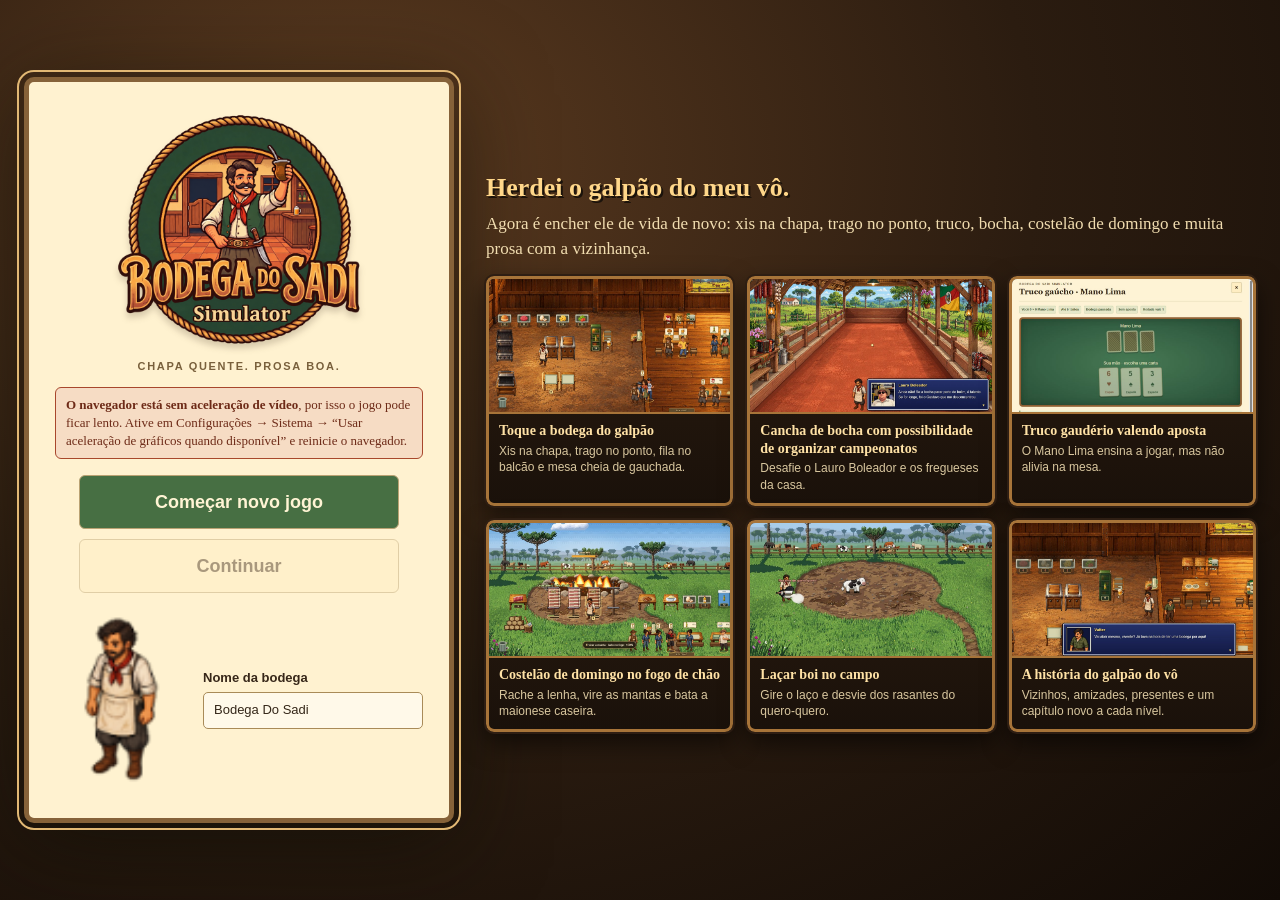
<file: index.html>
<!DOCTYPE html>
<html lang="pt-BR">
<head>
  <meta charset="utf-8">
  <meta name="viewport" content="width=device-width,initial-scale=1">
  <meta name="theme-color" content="#2c1a10">
  <title>Bodega Do Sadi Simulator</title>
  <link rel="icon" type="image/png" href="assets/images/favicon.png">
  <link rel="stylesheet" href="css/style.css">
</head>
<body>

  <header class="hud"><div class="brand" aria-label="Bodega Do Sadi Simulator"><img id="brandLogo" src="assets/images/logo.png" width="44" height="44" alt=""><div><b id="bodegaBrand">Bodega Do Sadi</b><small>Simulator</small></div></div><div class="hud-stats"><div class="stat"><i>●</i><span id="cash">R$ 248</span><small id="paymentFeedback" role="status"></small></div><div class="stat"><i>◷</i><span id="clock">13:00</span><small id="clockLeft"></small></div><button id="farmStatus" class="farm-status hidden" type="button" data-act="bag" aria-label="Horta, curral e inventário"></button><div class="stat level-stat" title="Nível da bodega: sobe com atendimentos, lucro, jogos e conquistas"><i>★</i><span id="level">Nv 1</span><small id="levelName">Bodega de esquina</small><span class="level-bar"><span id="levelBar"></span></span></div><div class="stat"><i>♥</i><span id="reputation">60</span><small>reputação</small></div></div><div class="hud-tools"><div class="view-controls" aria-label="Tamanho da visualização"><button data-act="zoomOut" aria-label="Diminuir zoom" title="Diminuir zoom">−</button><span id="viewZoom">100%</span><button data-act="zoomIn" aria-label="Aumentar zoom" title="Aumentar zoom">+</button></div><button data-act="full" aria-label="Tela cheia" title="Tela cheia">⛶</button><button data-act="sound" id="soundButton" aria-label="Ligar som">♫</button><button data-act="help" aria-label="Como jogar">?</button><button data-act="pause" aria-label="Pausar">Ⅱ</button></div></header>
<main class="viewport"><section class="playfield"><div id="hudLayer" class="hud-layer"><div class="coach-stack"><div id="tutorialHint" class="tutorial-hint"></div></div><div class="action-hint" id="hint"></div><button id="slingButton" class="sling-button hidden" type="button">Bodoque</button><div id="hortaBar" class="horta-bar hidden" role="toolbar" aria-label="Ferramentas da horta"></div><button id="canchaExitButton" class="sling-button cancha-exit hidden" type="button" data-act="canchaExit">Sair para o pátio</button><section id="fightUI" class="fight-ui hidden"><b id="fightTitle"></b><p id="fightTime"></p><div id="fightSequence"></div><p>Acerte a sequência para acalmar a turma.</p><div class="fight-buttons"><button data-act="fightKey" data-id="w">W ↑</button><button data-act="fightKey" data-id="a">A ←</button><button data-act="fightKey" data-id="s">S ↓</button><button data-act="fightKey" data-id="d">D →</button></div><button class="small" data-act="fightClose">Voltar à bodega · o tempo continua</button></section><div class="weigh-ui hidden" id="weighUI"><b id="weighTitle">Balança da bodega</b><div id="weightTarget"></div><strong id="weightReadout">0 g</strong><div class="pour-track"><div id="weightBand"></div><div class="pour-fill" id="weightFill"></div></div><p id="weightStatus"></p><button id="weightHold" class="primary">Segurar para pesar · E</button><div class="row"><button data-act="weighRetry">Aperte E para recomeçar</button><button data-act="weighCancel">Devolver produto</button></div></div><div class="pour-ui chop-ui hidden" id="chopUI"><b id="chopTitle">Rachando lenha</b><div class="pour-track"><div class="pour-target" style="left:62%;width:22%"></div><div class="pour-fill" id="chopFill"></div></div><small>Segure E e solte na faixa verde · 3 golpes.</small></div><div class="mix-ui hidden" id="mixUI"><b>Batendo a maionese</b><div class="pour-track"><div class="pour-fill" id="mixFill"></div></div><p id="mixStatus"></p><div class="fight-buttons"><button data-act="mixKey" data-id="a">A</button><button data-act="mixKey" data-id="d">D</button></div><button class="small" data-act="mixCancel">Parar · ovo e óleo ficam na tigela</button></div><div class="pour-ui hidden" id="pourUI"><b>No ponto do copo</b><div class="pour-track"><div class="pour-target"></div><div class="pour-fill" id="pourFill"></div></div><small>Solte na faixa verde.</small><button id="pourButton">Segurar para encher</button></div></div><section id="worldTalkUI" class="rpg-box hidden" data-act="worldTalkNext" aria-live="polite"><div id="worldTalkPortrait" class="rpg-portrait"></div><div class="rpg-text"><b id="worldTalkName"></b><p id="worldTalkPlayer" class="rpg-player"></p><p id="worldTalkReply" class="rpg-reply"></p></div><span class="rpg-next" aria-hidden="true">▼</span></section><section id="sceneTalkUI" class="rpg-box hidden" data-act="sceneNext" aria-live="polite"><div id="sceneTalkPortrait" class="rpg-portrait"></div><div class="rpg-text"><b id="sceneTalkName"></b><p id="sceneTalkPlayer" class="rpg-player"></p><p id="sceneTalkReply" class="rpg-reply"></p></div><span class="rpg-next" aria-hidden="true">▼</span></section><button id="sceneSkip" class="intro-skip hidden" data-act="sceneSkip">Pular cena ⏭</button><div id="sceneLetter" class="scene-overlay hidden" data-act="sceneNext"><div class="letter-paper"><p class="letter-text">Guri,<br>esse galpão sempre teve gente boa dentro.<br>Enche ele de vida de novo.</p><p class="letter-sign">— teu vô</p></div><small>clique para continuar</small></div><div id="scenePhoto" class="scene-overlay hidden" data-act="sceneNext"><div class="old-photo"><div class="old-photo-img"><span id="scenePhotoFace"></span></div><p>Armazém do Seu Sadi · 1968</p></div><small>clique para continuar</small></div><div id="sceneNote" class="scene-overlay hidden" data-act="sceneNext"><div class="letter-paper"><p class="letter-text" id="sceneNoteText"></p></div><small>clique para continuar</small></div><div id="sceneNews" class="scene-overlay hidden" data-act="sceneNext"><div class="news-paper"><div class="news-mast">Jornal da Comunidade</div><div class="news-meta">Edição de sexta-feira · Notícias do interior</div><h2 id="sceneNewsHead">Velho galpão vai virar bodega</h2><div class="news-body"><div class="news-photo"></div><p id="sceneNewsBody">O galpão da antiga invernada, que já foi pouso de tropeiros e sede de CTG, vai ganhar vida nova. O neto do antigo dono promete xis, trago, truco e bocha. “Vai ser lugar de prosa boa”, garante.</p></div></div><small>clique para continuar</small></div><section id="dialogueUI" class="rpg-box hidden" data-act="dialogueClick" aria-live="polite"><div id="dialoguePortrait" class="rpg-portrait"></div><div class="rpg-text"><b id="dialogueName"></b><p id="dialoguePlayer" class="rpg-player"></p><p id="dialogueReply" class="rpg-reply"></p></div><span class="rpg-next" aria-hidden="true">▼</span><button class="bubble-close" data-act="dialogueClose" aria-label="Fechar conversa">×</button></section><div id="banner" class="banner hidden" role="status" aria-live="polite"></div><div id="lassoUI" class="lasso-ui hidden"><b>Laçada de sábado</b><span id="lassoCount"></span><small id="lassoHerd"></small><small>WASD anda · segure <b>Q</b> para girar · solte em cima do boi · <b>Espaço</b> esquiva do quero-quero · <b>F</b> bodoque</small><button class="small" data-act="lassoDash"><b>Espaço</b> · Esquivar</button><button id="lassoFinish" class="primary" data-act="lassoFinish" disabled>Lace pelo menos um boi</button></div><canvas id="scene" width="1280" height="800" tabindex="0" aria-label="Bodega: cozinha à esquerda, mesas à direita e comércio perto da entrada. Ande com WASD, interaja com E, solte com Q e abra o celular com C."></canvas></section><aside id="gameSidebar" class="game-sidebar" aria-label="Controles e conversas">
<button class="top-notice" data-act="event" id="dayNotice">DIA 1</button><button class="open compact-open hidden" data-act="open" id="openButton" aria-hidden="true">Abrir bodega</button>
<div class="hands" id="hands"></div>
<div class="bottom-actions"><button id="interactButton"><span class="key">E</span>Interagir</button><button data-act="drop"><span class="key">Q</span>Soltar</button><button data-act="phone"><span class="key">C</span>Celular</button><button data-act="guide">Guia e progresso</button></div>
<button id="enterCanchaButton" class="context-button hidden" data-act="cancha"><span class="key">E</span> Entrar na cancha</button><button id="playTrucoButton" data-act="joinTruco" class="context-button hidden">Y · Jogar truco</button><button id="refuseFiadoButton" data-act="refuseFiado" class="context-button hidden">X · Recusar fiado</button><button id="dismissButton" data-act="dismissCustomer" class="context-button hidden">X · Dispensar freguês</button>
<div class="toasts" id="toasts" role="status" aria-live="polite"></div>
<div class="touch"><button data-move="ArrowLeft">←</button><button data-move="ArrowUp">↑</button><button data-move="ArrowDown">↓</button><button data-move="ArrowRight">→</button><button id="touchE" class="touch-e">E</button></div>

</aside></main><section class="phone hidden" id="phone" aria-label="Celular"><div class="phone-top"><b>Minha bodega</b><button data-act="phone" aria-label="Fechar celular">×</button></div><div class="phone-note" id="phoneNote">O expediente continua. C fecha na hora.</div><div class="phone-tabs"><button data-act="tab" data-id="supplier" class="active">Fornecedor</button><button data-act="tab" data-id="upgrades">Melhorias</button><button data-act="tab" data-id="decor">Estética</button><button data-act="tab" data-id="fiado">Fiado</button><button data-act="tab" data-id="contacts">Contatos</button></div><div class="phone-scroll" id="phoneContent"></div></section>
<section id="bocceScreen" class="bocce-screen hidden" aria-label="Cancha de bocha">
  <div class="bocce-court"><canvas id="bocceCanvas" width="1672" height="941" tabindex="0" aria-label="Cancha: A e D escolhem a posição; Espaço trava a direção e depois lança."></canvas><section id="bocceTalkUI" class="rpg-box hidden" data-act="bocceTalkClick" aria-live="polite"><div id="bocceTalkPortrait" class="rpg-portrait"></div><div class="rpg-text"><b id="bocceTalkName"></b><p id="bocceTalkPlayer" class="rpg-player"></p><p id="bocceTalkReply" class="rpg-reply"></p></div><span class="rpg-next" aria-hidden="true">▼</span></section></div>
  <aside class="bocce-sidebar">
    <div id="canchaLobby"><div class="eyebrow">Atendimento pausado</div><h1>Cancha da bodega</h1><p>Escolha uma aposta ou jogue uma partida de treino.</p><button id="bocceButton" class="primary" data-act="bocce">Jogar bocha · E</button><p id="bocceReputation"></p><button data-act="sportTournament" data-id="bocha">Organizar campeonato de bocha</button><button data-act="sportBracket">Ver chave salva</button><button data-act="learnBocce">Aprender bocha com o Lauro Boleador</button><button data-act="canchaToPatio">Sair para o pátio</button></div><div id="bocceMatchUI" class="hidden"><div class="eyebrow">Atendimento pausado</div><h1>Bocha gaúcha</h1>
    <strong id="bocceScore" class="bocce-score">0 × 0</strong>
    <p id="bocceRound"></p><p id="bocceWallet"></p><p id="bocceRemaining" class="bocce-remaining"></p>
    <h2 id="bocceStage" aria-live="polite"></h2><p id="bocceResult" role="status"></p>
    <div id="boccePowerPanel" class="hidden"><b>Força <span id="boccePowerValue">0%</span></b><div class="bocce-power-track"><div id="boccePowerFill"></div></div></div>
    <div class="bocce-move"><button data-bocce-move="a" aria-label="Mover lançador para esquerda">← A</button><span>Posição inicial</span><button data-bocce-move="d" aria-label="Mover lançador para direita">D →</button></div>
    <button id="bocceConfirm" class="primary">Travar direção · Espaço</button>
    <p class="bocce-help">A/D posiciona · Espaço trava a direção e depois a força.</p>
    <div id="bocceSocial"></div><p id="bocceMeasurements" class="bocce-help"></p><div class="bocce-actions"><button id="boccePause">Pausar</button><button id="bocceExit">Sair da partida</button></div>
  </div></aside>
</section>
<div class="overlay hidden" id="overlay"><section class="dialog" role="dialog" aria-modal="true" aria-labelledby="dialogTitle"><div class="dialog-head"><div><div class="eyebrow">Bodega Do Sadi Simulator</div><h2 id="dialogTitle"></h2></div><button class="close" data-act="close" aria-label="Fechar">×</button></div><div id="dialogContent"></div></section></div>
<div class="overlay title-screen" id="start"><div class="title-wrap"><section class="dialog landing start-menu" role="dialog" aria-modal="true" aria-labelledby="startTitle"><img id="startLogo" src="assets/images/logo.png" class="start-logo" width="360" height="360" alt="Logo Bodega Do Sadi Simulator: gaúcho erguendo uma cuia de chimarrão"><h1 id="startTitle" class="sr">Bodega Do Sadi Simulator</h1><div class="eyebrow">Chapa quente. Prosa boa.</div><p id="startupStatus" role="status" aria-live="polite">Carregando a bodega…</p><noscript><p>Ative o JavaScript no navegador para jogar.</p></noscript><nav class="main-menu" aria-label="Menu inicial"><button class="primary" data-act="new" disabled>Começar novo jogo</button><button data-act="continue" disabled id="continue">Continuar</button></nav><div class="test-modes hidden" id="testModes"><div class="main-menu"><div class="mode-row"><button data-act="test" disabled>Modo dinheiro infinito</button><button class="mode-new" data-act="testNew" data-id="infinito" disabled title="Começar um jogo novo neste modo">Novo</button></div><div class="mode-row"><button data-act="test2" disabled>Testes · sem tutorial</button><button class="mode-new" data-act="testNew" data-id="eventos" disabled title="Começar um jogo novo neste modo">Novo</button></div></div><small class="start-note">Modos de teste escolhem o evento de cada dia, com progresso separado. Sem tutorial: começa direto no jogo, com dinheiro normal.</small></div><div class="start-setup"><canvas id="avatarPreview" width="64" height="86" aria-label="Sadi, o bodegueiro"></canvas><label for="startingName">Nome da bodega<input id="startingName" maxlength="40" value="Bodega Do Sadi"></label></div></section><section class="showcase" aria-label="Conheça o jogo"><p class="showcase-intro"><b>Herdei o galpão do meu vô.</b>Agora é encher ele de vida de novo: xis na chapa, trago no ponto, truco, bocha, costelão de domingo e muita prosa com a vizinhança.</p><div class="showcase-grid" id="showcaseGrid"></div></section></div></div>

  <!-- Registra arquivos JS ausentes antes de iniciar a simulação. -->
  <script>
    window.bodegaLoadErrors = [];
    window.addEventListener('error', function (event) {
      if (event.target && event.target.tagName === 'SCRIPT') {
        window.bodegaLoadErrors.push(event.target.getAttribute('src'));
        document.getElementById('startupStatus').textContent = 'Não foi possível carregar ' + event.target.getAttribute('src') + '. Mantenha as pastas js, css e assets junto do HTML.';
      }
    }, true);
  </script>
  <!-- Scripts clássicos em ordem explícita: não exigem servidor nem bundler. -->
  <!-- 1. Configurações e Dados -->
  <script src="js/config/constants.js"></script>
  <script src="js/config/items.js"></script>
  <script src="js/config/stories.js"></script>
  <script src="js/config/characters.js"></script>
  <script src="js/config/new-characters.js"></script>
  <script src="js/config/dialogues.js"></script>
  <script src="js/config/new-dialogues.js"></script>
  <script src="js/config/world-dialogues.js"></script>

  <!-- 2. Núcleo e Utilidades -->
  <script src="js/core/helpers.js"></script>
  <script src="js/core/state.js"></script>

  <!-- 3. Áudio e Efeitos -->
  <script src="js/audio/audio.js"></script>

  <!-- 4. Entidades -->
  <script src="js/entities/player.js"></script>
  <script src="js/entities/customers.js"></script>
  <script src="js/entities/diners.js"></script>

  <!-- 5. Mecânicas de Jogo -->
  <script src="js/mechanics/kitchen.js"></script>
  <script src="js/mechanics/returns.js"></script>
  <script src="js/mechanics/service.js"></script>
  <script src="js/mechanics/card-game.js"></script>
  <script src="js/mechanics/fight.js"></script>
  <script src="js/mechanics/world.js"></script>
  <script src="js/mechanics/decor.js"></script>
  <script src="js/mechanics/progression.js"></script>
  <script src="js/mechanics/social.js"></script>
  <script src="js/mechanics/campo.js"></script>
  <script src="js/mechanics/bodoque.js"></script>
  <script src="js/mechanics/open-world.js"></script>
  <script src="js/mechanics/open-world-regions.js"></script>
  <script src="js/mechanics/open-world-interiors.js"></script>
  <script src="js/mechanics/horta.js"></script>
  <script src="js/mechanics/rural.js"></script>
  <script src="js/mechanics/bocce.js"></script>
  <script src="js/mechanics/day-progression.js"></script>
  <script src="js/mechanics/tournament.js"></script>
  <script src="js/mechanics/tutorial.js"></script>
  <script src="js/mechanics/scenes.js"></script>
  <script src="js/mechanics/arcs.js"></script>
  <script src="js/mechanics/story.js"></script>
  <script src="js/mechanics/sports.js"></script>
  <script src="js/mechanics/celebrations.js"></script>

  <!-- 6. Interface de Usuário -->
  <script src="js/ui/hud.js"></script>
  <script src="js/ui/payment-feedback.js"></script>
  <script src="js/ui/dialogue.js"></script>
  <script src="js/ui/custom-dialogues.js"></script>
  <script src="js/ui/modals.js"></script>
  <script src="js/ui/title-screen.js"></script>
  <script src="js/ui/guide.js"></script>

  <!-- 7. Renderização e Gráficos -->
  <script src="js/render/item-art.js"></script>
  <script src="js/render/sprites.js"></script>
  <script src="js/render/renderer.js"></script>
  <script src="js/render/animations.js"></script>
  <script src="js/render/order-bubbles.js"></script>

  <!-- 8. Entrada e Loop Principal -->
  <script src="js/render/view-controls.js"></script>
  <script src="js/core/input.js"></script>
  <script src="js/core/game.js"></script>
  <!-- Inicializa estado, imagens e loop somente depois de todas as definições. -->
  <script src="js/core/bootstrap.js"></script>
</body>
</html>
</file>
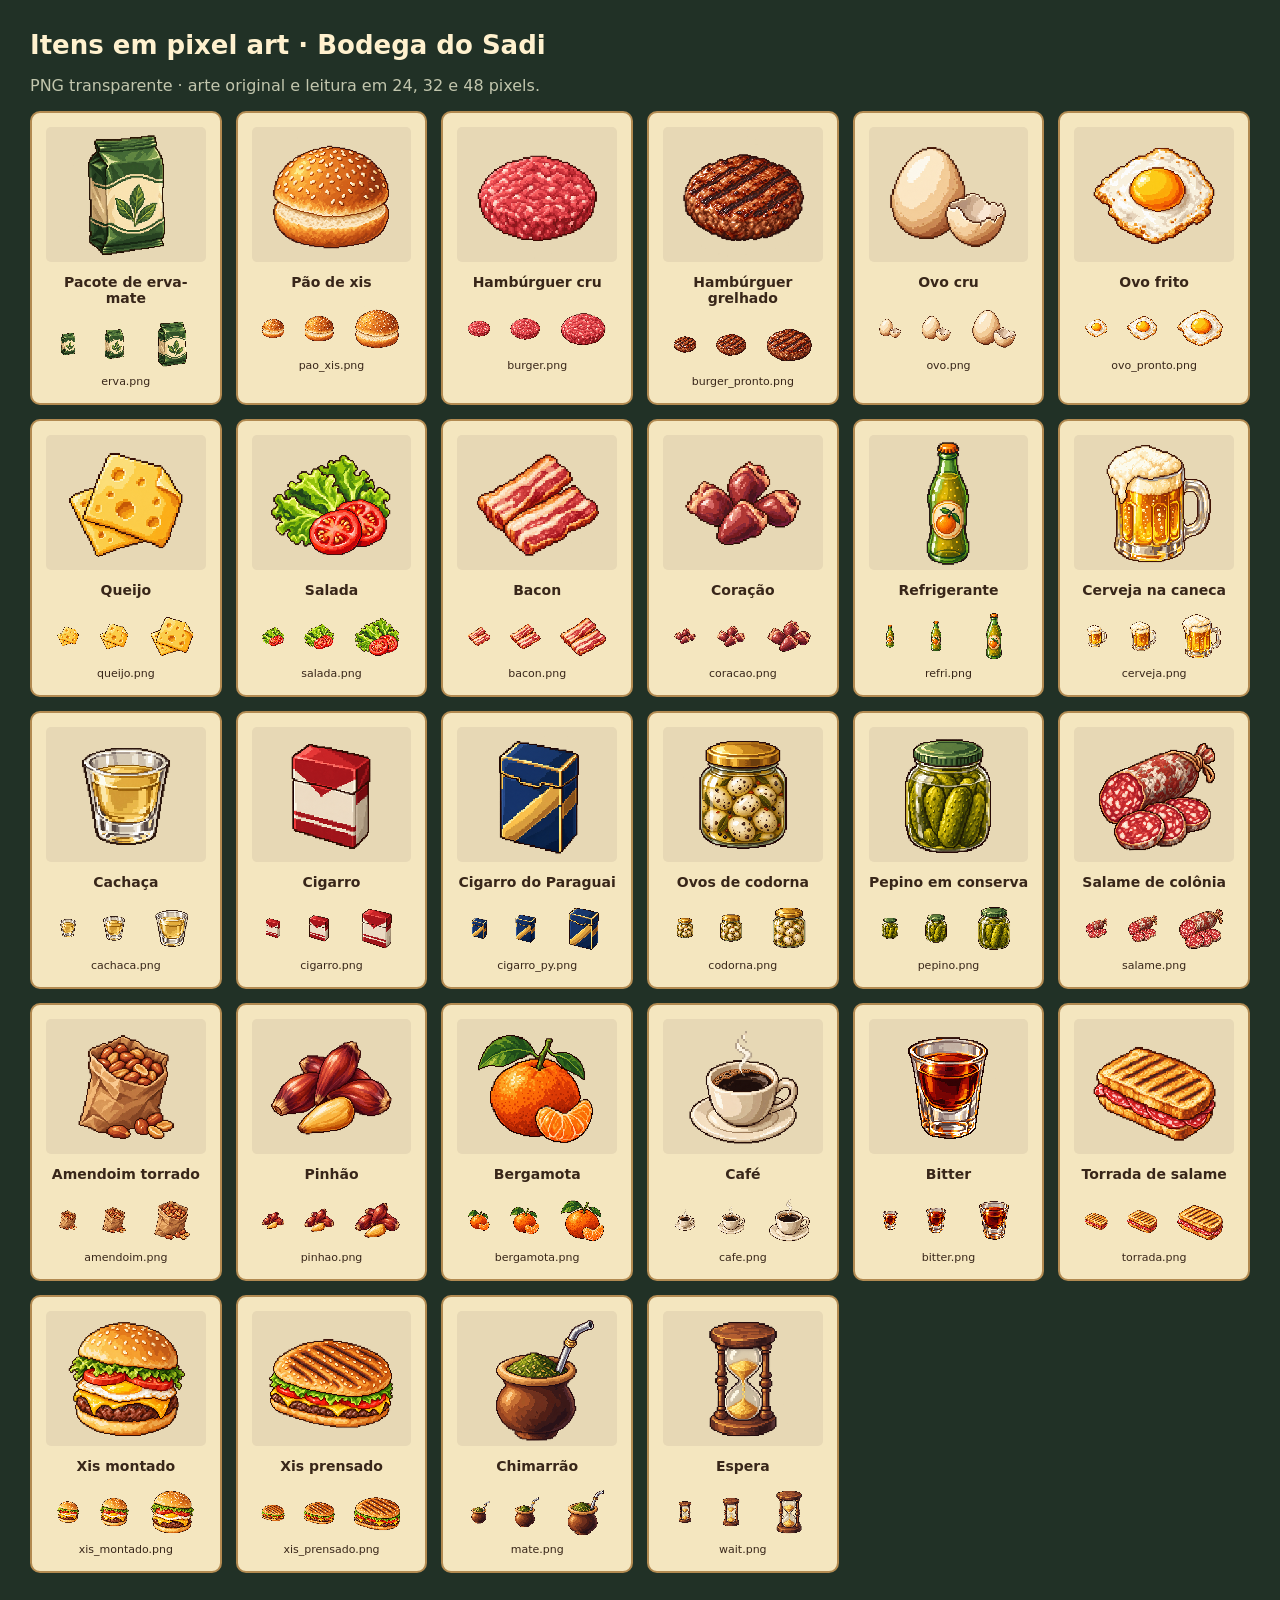
<file: assets/images/items/catalogo.html>
<!doctype html>
<html lang="pt-BR"><meta charset="utf-8"><meta name="viewport" content="width=device-width,initial-scale=1"><title>Itens em pixel art · Bodega do Sadi</title>
<style>body{margin:0;padding:30px;background:#213126;color:#fff1ce;font:16px system-ui}h1{font-size:26px;margin:0 0 8px}p{color:#c2c6ad}main{display:grid;grid-template-columns:repeat(auto-fit,minmax(180px,1fr));gap:14px}article{background:#f4e6bf;color:#382619;border:2px solid #b28a51;border-radius:10px;padding:14px;text-align:center}figure{height:135px;margin:0;display:grid;place-items:center;background:#e7d8b5;border-radius:5px}.large{width:128px;height:128px;object-fit:contain}img{image-rendering:pixelated}h2{font-size:14px;margin:12px 0}.sizes{display:flex;gap:18px;align-items:center;justify-content:center;height:52px}.sizes img{object-fit:contain}small{font-size:11px}</style>
<h1>Itens em pixel art · Bodega do Sadi</h1><p>PNG transparente · arte original e leitura em 24, 32 e 48 pixels.</p><main></main>
<script>const keys=["erva","pao_xis","burger","burger_pronto","ovo","ovo_pronto","queijo","salada","bacon","coracao","refri","cerveja","cachaca","cigarro","cigarro_py","codorna","pepino","salame","amendoim","pinhao","bergamota","cafe","bitter","torrada","xis_montado","xis_prensado","mate","wait"];
const names={erva:'Pacote de erva-mate',pao_xis:'Pão de xis',burger:'Hambúrguer cru',burger_pronto:'Hambúrguer grelhado',ovo:'Ovo cru',ovo_pronto:'Ovo frito',queijo:'Queijo',salada:'Salada',bacon:'Bacon',coracao:'Coração',refri:'Refrigerante',cerveja:'Cerveja na caneca',cachaca:'Cachaça',cigarro:'Cigarro',cigarro_py:'Cigarro do Paraguai',codorna:'Ovos de codorna',pepino:'Pepino em conserva',salame:'Salame de colônia',amendoim:'Amendoim torrado',pinhao:'Pinhão',bergamota:'Bergamota',cafe:'Café',bitter:'Bitter',torrada:'Torrada de salame',xis_montado:'Xis montado',xis_prensado:'Xis prensado',mate:'Chimarrão',wait:'Espera'};
document.querySelector('main').innerHTML=keys.map(k=>'<article><figure><img class="large" src="'+k+'.png" alt="'+names[k]+'"></figure><h2>'+names[k]+'</h2><div class="sizes">'+[24,32,48].map(s=>'<img src="'+k+'.png" alt="" width="'+s+'" height="'+s+'">').join('')+'</div><small>'+k+'.png</small></article>').join('');</script></html>
</file>
<file: css/style.css>
:root{--cream:#fff2ce;--gold:#e7b95e;--ink:#372719;--sage:#416849;--red:#a8472c}*{box-sizing:border-box}body{margin:0;background:#20180f;color:var(--cream);font:16px/1.45 Arial,Helvetica,sans-serif;overflow:hidden}button,input,select{font:inherit}button{cursor:pointer;border:1px solid #b99150;border-radius:6px;padding:10px 15px;background:#ffedc4;color:#412c19;font-weight:700;min-height:42px}button:hover:not(:disabled){background:#fff9df;box-shadow:0 0 0 2px #e6be7166}button:disabled{opacity:.45;cursor:default}button:focus-visible{outline:3px solid #edbd4d;outline-offset:3px}.primary{background:#476f43;border-color:#7ea365;color:#fff4d4}.primary:hover:not(:disabled){background:#5c8250}.danger{background:#a94b30;color:#fff3d0}.quiet{background:#3e2b19;color:#f0d49b}.small{font-size:13px;padding:7px 11px;min-height:36px}.wood{background:repeating-linear-gradient(0deg,#4d2e19 0,#4d2e19 12px,#51321b 13px,#4a2b18 14px);border:3px solid #a77439;box-shadow:inset 0 0 0 2px #2e1e13,0 4px 0 #100f0b55}.hud{height:74px;display:flex;align-items:center;gap:12px;padding:10px 18px;border-bottom:3px solid #84522c;background:linear-gradient(#442b1a,#2d1d12);position:relative;z-index:4}.brand{display:flex;align-items:center;gap:9px;flex:1;min-width:200px}.brand b{font:bold 28px Georgia,serif;color:#ffdda0;text-shadow:2px 3px #1b130b;white-space:nowrap}.brand em{font-size:30px;font-style:normal}.hud-stats{display:flex;gap:8px}.stat{display:flex;align-items:center;gap:9px;border:1px solid #90622f;background:#251d12;padding:8px 14px;border-radius:4px;min-width:114px;font-size:21px;font-weight:700;white-space:nowrap}.stat i{font-style:normal;color:#f1c960}.stat small{font-size:12px;display:block;color:#cfb88c;font-weight:400}.hud-tools{display:flex;gap:6px}.hud-tools button{padding:7px 11px;font-size:18px;background:#533721;color:#ffdfab;border-color:#976938}.viewport{height:calc(100dvh - 74px);position:relative;overflow:hidden;background:#2c2819;touch-action:none}canvas{display:block;width:100%;height:100%;outline:none;image-rendering:auto}.top-notice{position:absolute;top:13px;left:50%;transform:translateX(-50%);background:#241b11e8;border:1px solid #d2a960;border-radius:5px;color:#ffe5b0;padding:7px 15px;text-align:center;font-size:14px;pointer-events:none;max-width:80%;z-index:2}.bottom-bar{position:absolute;bottom:12px;left:16px;right:16px;display:flex;align-items:flex-end;gap:12px;pointer-events:none;z-index:3}.hands{display:flex;gap:8px;padding:7px;background:#281c10e8;border:1px solid #aa7e41;border-radius:8px;pointer-events:auto}.hand-slot{width: 72px;height:72px;position:relative;padding:4px;border:2px solid #806035;background:#473323}.hand-slot.active{border-color:#ffcf62;background:#654422;box-shadow:0 0 0 2px #25190e}.hand-slot .number{position:absolute;left:4px;top:2px;font-size:12px;color:#fff0c5;background:#302315;padding:1px 5px;border-radius:3px}.hand-slot .item-icon{width:48px;height:48px;margin:auto;display:block}.hand-slot small{position:absolute;bottom:2px;left:0;right:0;font-size:10px;color:#ffedc3;line-height:1}.hand-slot.locked{opacity:.5}.action-hint{background:#251d13ed;border:1px solid #b58e52;border-radius:7px;padding:10px 14px;max-width:570px;min-height:54px;color:#fff0ce;flex:1;font-size:15px}.action-hint strong{color:#f9d589}.bottom-actions{display:flex;gap:7px;pointer-events:auto;margin-left:auto;align-items:end}.bottom-actions button{background:#382717ed;color:#ffe5b0;min-height:48px;border:2px solid #a4793d;font-size:15px}.bottom-actions .open{background:#476537;color:#fff8de;min-width:155px}.key{display:inline-block;background:#e6bd72;color:#302112;padding:2px 5px;border-radius:3px;margin-right:4px;font-size:12px;font-weight:bold}.overlay{position:fixed;inset:0;background:#1b170eaa;backdrop-filter:blur(3px);display:grid;place-items:center;padding:18px;z-index:20}.hidden{display:none!important}.dialog{width:min(940px,96vw);max-height:94dvh;overflow:auto;background:#fff3d5;color:var(--ink);padding:24px 28px;border:5px solid #866239;border-radius:10px;box-shadow:0 16px 90px #110f06aa}.dialog-head{display:flex;justify-content:space-between;gap:12px;align-items:start;border-bottom:1px solid #d5c296;padding-bottom:15px;margin-bottom:18px}.dialog h2{font:bold 30px/1.2 Georgia,serif;margin:3px 0}.eyebrow{font-size:11px;font-weight:bold;letter-spacing:1.7px;text-transform:uppercase;color:#79603c}.dialog p{color:#665239;font-size:15px}.dialog button{border-color:#baa273}.dialog .close{min-width:41px;font-size:21px;padding:4px 8px}.row{display:flex;align-items:center;gap:10px;flex-wrap:wrap}.actions{display:flex;gap:9px;flex-wrap:wrap;margin-top:20px}.grid{display:grid;grid-template-columns:repeat(2,minmax(0,1fr));gap:12px}.panel{background:#fff9e8;border:1px solid #d5c298;padding:15px;border-radius:6px}.panel h3{font:bold 19px Georgia,serif;margin:0 0 8px}.panel p{margin:7px 0;font-size:14px}.callout{background:#e7ebcf;border-left:4px solid #658045;padding:12px 15px;color:#385033;margin:15px 0}.landing{width:600px;text-align:center;padding:35px 38px;background:#fff2d0;outline:2px solid #e2b874;outline-offset:5px}.landing .crest{font-size:46px;line-height:1}.landing h1{font:bold  50px/.97 Georgia,serif;color:#3c532d;margin:22px 0 18px}.landing h1 em{color:#9e4f2c}.landing p{font:17px/1.5 Georgia,serif;max-width:420px;margin:15px auto;color:#664b2e}.landing .actions{justify-content:center}.landing .actions button{min-height:48px;font-size:17px}.landing .sub{font-size:12px;border-top:1px solid #c9b284;margin-top:24px;padding-top:16px;letter-spacing:.6px}.phone{position:absolute;z-index:10;right:18px;top:12px;bottom:108px;width:342px;border:7px solid #242725;border-top-width:17px;border-bottom-width:16px;border-radius:27px;background:#f7f0dc;box-shadow:0 14px 50px #160f0aaa;color:#30442e;overflow:hidden;display:flex;flex-direction:column;touch-action:pan-y}.phone-top{display:flex;align-items:center;justify-content:space-between;padding:10px 13px 5px}.phone-top b{font-size:17px}.phone-top button{font-size:18px;padding:2px 9px;min-height:32px;background:transparent;border:0}.phone-note{font-size:12px;padding:0 13px 9px;color:#816031}.phone-tabs{display:flex;padding:0 11px 10px;gap:5px;border-bottom:1px solid #d4cbaa}.phone-tabs button{flex:1;font-size:13px;padding:7px 6px;min-height:36px;background:#e7e7d0;border:0;color:#46603b}.phone-tabs button.active{background:#406442;color:#fff7df}.phone-scroll{overflow:auto;padding:12px;flex:1}.phone-cat{display:flex;gap:5px;flex-wrap:wrap;margin-bottom:10px}.phone-cat button{font-size:12px;padding:4px 8px;min-height:30px;background:#fff6df;border-color:#d3c7a2}.phone-cat button.active{background:#ddd5b1}.supply{background:#fffdf3;border:1px solid #d8cfb1;border-radius:7px;padding:10px;margin-bottom:9px;display:grid;grid-template-columns:49px 1fr;gap:6px 9px}.supply .icon{width:48px;height:48px;align-self:center}.supply b{font-size:14px;display:block}.supply p{font-size:12px;margin:3px 0;color:#687354}.supply button{grid-column:1/3;font-size:13px;min-height:35px;padding:6px}.upgrade{padding:12px;margin-bottom:10px;border:1px solid #c9c5a3;border-radius:7px;background:#fffdf2}.upgrade h3{font-size:16px;margin:0 0 5px}.upgrade p{font-size:13px;color:#647151;margin:6px 0}.upgrade button{font-size:13px;min-height:36px;width:100%;padding:7px}.delivery-line{font-size:12px;color:#41613d;padding:6px 9px;border:1px solid #b7c299;background:#e9ecd5;border-radius:4px;margin-bottom:7px}.phone .aid{font-size:13px;width:100%;margin-top:8px}.toasts{position:fixed;left:50%;top:83px;transform:translateX(-50%);width:min(560px,94vw);display:flex;flex-direction:column;gap:7px;pointer-events:none;z-index:30}.toast{background:#2c4029f5;color:#fff0c5;border:1px solid #b1bc6f;padding:10px 16px;border-radius:6px;text-align:center;box-shadow:0 4px 18px #12190f55;font-size:15px}.touch{position:absolute;left:13px;bottom:103px;display:none;gap:5px;z-index:4}.touch button{width:45px;height:44px;padding:5px;background:#382919dd;color:#fff0c9;border-color:#a58041;touch-action:none}.touch .touch-e{width:64px}.help-mini{position:absolute;right:16px;top:13px;display:flex;gap:5px;z-index:3}.help-mini button{background:#281e13ce;color:#efd297;min-height:32px;font-size:12px;padding:5px 8px;border-color:#8b6b39}.pour-ui{position:absolute;bottom:117px;left:50%;transform:translateX(-50%);width:280px;background:#fff2d3;color:#3e522f;border:3px solid #a88042;border-radius:9px;padding:12px;text-align:center;z-index:5}.pour-ui b{font-size:16px}.pour-track{height:22px;position:relative;background:#adbb92;border-radius:4px;margin:10px 0;overflow:hidden}.pour-target{position:absolute;left:68%;width:20%;height:100%;background:#5b8539}.pour-fill{height:100%;background:#efc45eaa;width:0;border-right:4px solid #fff0c4}.pour-ui small{font-size:12px}.pour-ui button{width:100%;margin-top:8px;touch-action:none}.tag{display:inline-block;font-size:12px;font-weight:bold;padding:5px 8px;background:#e7e7c9;border:1px solid #bcc39a;border-radius:4px;color:#445933}.cards-table{margin-top:14px;background:radial-gradient(ellipse at center,#477a54,#284f38);border:7px solid #936033;box-shadow:inset 0 0 25px #132e2066;border-radius:13px;padding:15px;color:#fff0c9;text-align:center}.cards-row{display:flex;justify-content:center;gap:8px;flex-wrap:wrap;margin:12px 0}.card{display:inline-flex;align-items:center;flex-direction:column;justify-content:space-between;width: 76px;height:112px;min-height:0;background:#fff3d7;border:2px solid #ccad6e;padding:8px 5px;border-radius:7px;font-size:27px;color:#31482f;line-height:1.05;box-shadow:0 4px 0 #203d2b;animation:deal .18s ease-out}.card small{font-size:11px}.card.red{color:#ae4b31}.card.back{background:repeating-linear-gradient(45deg,#70482d 0,#70482d 3px,#bd9a5a 3px,#bd9a5a 5px);border:5px solid #efdbb1;width:56px;height:84px}.card.selected{transform:translateY(-8px);outline:3px solid #ffce66}.card:disabled{opacity:.6}.card:not(:disabled)[data-card]:hover{transform:translateY(-6px);outline:2px solid #efd270}.card-log{padding:10px 13px;background:#eadfc0;border-radius:5px;font-size:14px;margin-top:12px;max-height:110px;overflow:auto}.rules{font-size:14px;margin-top:14px;border-top:1px solid #cdb58a;padding-top:10px}.rules summary{font-weight:bold;cursor:pointer}.rules p{font-size:14px}.receipt{display:grid;grid-template-columns:1fr auto;gap:10px;border-top:1px dashed #b19a6b;border-bottom:1px dashed #b19a6b;padding:16px 0;margin:17px 0}.receipt strong{border-top:1px solid #cdb58c;padding-top:9px}.good{color:#41773c}.bad{color:#a3492d}select{padding:8px;border:1px solid #bba477;background:#fff8e3;border-radius:5px}.sr{position:absolute;left:-10000px}@keyframes deal{from{opacity:0;transform:translateY(-13px) rotate(-4deg)}to{opacity:1;transform:translateY(0)}}
@media(max-width:1050px){.brand b{font-size:22px}.brand{min-width:0}.stat{min-width:96px;font-size:18px;padding:7px 9px}.hud{gap:8px;padding:8px 10px}.hud-tools button{padding:6px 9px}.hud-stats{gap:5px}.action-hint{font-size:14px;max-width:450px}.bottom-actions .open{min-width:125px}.bottom-actions button{padding:9px}.hand-slot{width:60px;height: 64px}}
@media(max-width:750px){.hud{height:91px;flex-wrap:wrap;padding:6px 10px;gap:3px 7px}.brand b{font-size:20px}.brand em{font-size:22px}.brand{flex:1}.hud-tools button{font-size:15px;min-height:30px;padding:4px 8px}.hud-stats{width:100%;gap:5px}.stat{flex:1;font-size:16px;padding:4px 8px;min-width:0;justify-content:center;gap:6px}.stat small{display:none}.viewport{height:calc(100dvh - 91px)}.bottom-bar{left:7px;right:7px;bottom:8px;gap:7px;flex-wrap:wrap}.hands{padding:4px;gap:5px}.hand-slot{width: 54px;height:57px}.hand-slot .item-icon{width:38px;height:38px}.hand-slot small{font-size:9px}.bottom-actions{gap:4px}.bottom-actions button{font-size:12px;min-height:40px;padding:6px 8px}.bottom-actions .open{min-width:105px}.action-hint{order:3;flex-basis:100%;max-width:none;font-size:13px;padding:7px 10px;min-height:42px}.touch{display:flex;bottom:130px}.help-mini{right:8px;top:8px}.top-notice{font-size:12px;max-width:80%;top:49px;padding:5px 9px}.phone{right:9px;top:8px;bottom:9px;width:min(342px,calc(100% - 18px));z-index:12}.toasts{top:99px}.toast{font-size:14px;padding:8px 10px}.dialog{padding:18px 15px;border-width:3px}.dialog h2{font-size:25px}.grid{grid-template-columns:1fr}.landing{padding:28px 19px}.landing h1{font-size:42px}.landing p{font-size:16px}.landing .sub{font-size:11px}.card{width:54px;height:92px;font-size:23px;padding:7px 3px}.card small{font-size:9px}.card.back{width:35px;height: 56px}.cards-row{gap:5px}.cards-table{padding:11px 5px;border-width:5px}.pour-ui{bottom:220px;width:265px}}
@media(max-width:750px){.brand{order:0}.brand b{font-size:18px}.hud-tools{order:1}.hud-stats{order:2}.stat{font-size:15px;padding:4px 5px}.hud{align-content:center}}
.boot-pairs{display:flex;gap:7px;justify-content:space-between;margin:10px 0}.boot-pair{flex:1;text-align:center;border:1px solid #d5c38f;border-radius:5px;padding:6px 2px;background:#f8edcf;font-size:11px}.boot-pair.equipped{border:2px solid #64824b;background:#e3edcc}.boot-pair svg{display:block;width:45px;height:43px;margin:auto}.boot-pair b{display:block;font-size:12px}.top-notice{pointer-events:auto;cursor:pointer;min-height:32px}.event-card{display:flex;gap:15px;align-items:center}.event-symbol{font-size:44px;color:#a26c2c}.phone-event{padding:12px;margin:8px 0;background:#fff0c6;border:1px solid #d5b16a;border-radius:6px;font-size:13px}.phone-event p{font-size:13px;line-height:1.4;margin:8px 0}.upgrade h3 svg{width:35px;height:35px;vertical-align:middle;margin-right:7px}.weigh-ui{position:absolute;right:18px;top:70px;width:310px;z-index:8;padding:17px;background:#fff4d6;color:#3b4528;border:4px solid #a38240;border-radius:12px;box-shadow:0 8px 30px #0006;text-align:center}.weigh-ui b{display:block;font-size:21px}.weigh-ui #weightTarget{font-size:14px;margin:6px 0}.weigh-ui strong{display:block;font-size:36px;font-variant-numeric:tabular-nums}.weigh-ui p{font-size:14px;line-height:1.4}.weigh-ui button{font-size:14px;margin:4px 0;touch-action:none}.weigh-ui .row{display:flex;gap:6px}.weigh-ui .row button{flex:1}.weigh-ui #weightHold{width:100%}#weightBand{position:absolute;height:100%;background:#6d9943}#interactButton{background:#567440;color:#fff2c5;border-color:#b8bd77;touch-action:none}.hidden{display:none!important}@media(max-width:750px){.bottom-actions{flex-wrap:wrap;justify-content:flex-end;max-width:280px}.bottom-actions button{padding:5px 7px;min-height:36px}.bottom-actions .open{min-width:106px}.bottom-actions #interactButton{display:none}.weigh-ui{right:9px;top:85px;width:min(300px,calc(100% - 18px));padding:12px}.weigh-ui b{font-size:18px}.touch{bottom:155px}.top-notice{max-width:85%;font-size:11px}}
.bottom-actions{flex-wrap:wrap;max-width:600px}.dialogue-ui{position:absolute;left:18px;bottom:114px;width:min(430px,calc(100% - 36px));z-index:8;background:#fff0cf;color:#453824;border:3px solid #b79150;border-radius:10px;padding:16px;box-shadow:0 8px 25px #0004}.dialogue-ui p{font-size:15px;margin:9px 0}.dialogue-ui b{font-size:17px;display:block;padding-right:26px}.dialogue-ui a{color:#395e36}.dialogue-ui small{font-size:11px}.bubble-close{position:absolute;right:5px;top:5px;min-height:28px;padding:1px 8px}.fight-ui{position:absolute;right:18px;top:70px;width:325px;padding:16px;border:4px solid #ac5535;border-radius:10px;background:#fff0cb;color:#542f1f;z-index:10;text-align:center;box-shadow:0 8px 30px #0005}.fight-ui b{font-size:21px}.fight-ui p{font-size:14px}.fight-key{display:inline-block;padding:8px 10px;margin:3px;background:#dac99e;border:2px solid #9d8856;border-radius:5px;font-weight:bold;font-size:21px}.fight-key.next{background:#fff9d4;border-color:#bb6034;box-shadow:0 0 0 2px #e8b44d}.fight-key.done{background:#bdd18a;border-color:#69833e}.fight-buttons{display:flex;gap:5px;justify-content:center;margin:10px 0}.fight-buttons button{padding:8px}.gear-options{display:flex;gap:5px;flex-wrap:wrap}@media(max-width:750px){.bottom-actions{max-width:278px;gap:3px}.bottom-actions button{font-size:11px;padding:4px 6px;min-height:33px}.touch{bottom:181px}.dialogue-ui{bottom:230px;left:9px;width:calc(100% - 18px);padding:13px}.dialogue-ui p{font-size:14px}.fight-ui{right:9px;top:82px;width:min(325px,calc(100% - 18px));padding:12px}.fight-key{padding:7px;font-size:18px}}
#fightSequence{display:grid;grid-template-columns:repeat(5,1fr);gap:4px}.fight-key{padding:6px 3px;margin:0}.event-choice{display:flex;flex-direction:column}.event-choice button{margin-top:auto}.dialogue-ui{max-height:55dvh;overflow-y:auto}@media(max-width:750px){.fight-ui{max-height:calc(100dvh - 280px);overflow-y:auto}}
.wager-row{display:flex;align-items:center;gap:10px;flex-wrap:wrap;margin:12px 0}.wager-note{background:#e7ebcf;border-left:4px solid #658045;padding:10px 13px;color:#34442a}.wager-row select{max-width:100%}
.landing{width:min(600px,calc(100vw - 36px));padding:22px 30px}.landing .start-logo{display:block;width:min(360px,70vw);height:auto;max-height:42dvh;object-fit:contain;margin:0 auto 12px;filter:drop-shadow(0 5px 3px #37271933)}.landing p{margin:12px auto}.landing .sub{margin-top:17px;padding-top:12px}.brand img{width:44px;height:44px;object-fit:contain;flex:none}.brand b{font-size:26px;display:block;line-height:1.05}.brand small{display:block;font:bold 10px Arial,sans-serif;letter-spacing:2px;color:#e8c58b;margin-top:4px;text-transform:uppercase}@media(max-width:1050px){.brand b{font-size:21px}.brand img{width:36px;height:36px}}@media(max-width:750px){.landing{padding:18px 15px}.landing .start-logo{width:min(300px,72vw);max-height:35dvh;margin-bottom:8px}.brand{gap:5px}.brand b{font-size:17px}.brand img{width:30px;height:30px}.brand small{font-size:8px;letter-spacing:1.5px;margin-top:2px}}

/* A área de jogo e os controles ocupam colunas distintas, sem cobrir o cenário. */
.viewport{display:grid;grid-template-columns:minmax(0,1fr) 330px;gap:0;touch-action:auto}
#scene{min-width:0;min-height:0;touch-action:none}
.game-sidebar{min-width:0;overflow-y:auto;display:flex;flex-direction:column;gap:12px;padding:14px;background:#281d13;border-left:2px solid #80582f;touch-action:pan-y}
.game-sidebar .top-notice,.game-sidebar .help-mini,.game-sidebar .bottom-bar,.game-sidebar .touch,.game-sidebar .dialogue-ui,.game-sidebar .fight-ui,.game-sidebar .weigh-ui,.game-sidebar .pour-ui,.game-sidebar .phone{position:relative;inset:auto;transform:none;width:100%;max-width:none;max-height:none;flex:none;margin:0}
.game-sidebar .top-notice{font-size:13px;order:0}
.game-sidebar .help-mini{justify-content:center;order:1}
.game-sidebar .bottom-bar{display:flex;flex-direction:column;align-items:stretch;pointer-events:auto;order:4;gap:10px}
.game-sidebar .hands{align-self:flex-start}
.game-sidebar .action-hint{max-width:none;order:0;flex:auto;font-size:14px;min-height:60px}
.game-sidebar .bottom-actions{display:grid;grid-template-columns:1fr 1fr;max-width:none;margin:0;gap:6px;align-items:stretch}
.game-sidebar .bottom-actions button{min-width:0;min-height:42px;padding:7px;font-size:13px}
.game-sidebar .bottom-actions .open{grid-column:1/-1}
.game-sidebar .dialogue-ui{order:2;padding:14px;border-width:2px}
.game-sidebar .fight-ui,.game-sidebar .weigh-ui,.game-sidebar .pour-ui{order:2;padding:12px}
.game-sidebar .phone{order:2;min-height:460px;height:65dvh;border-width:5px;z-index:11}
.game-sidebar .touch{order:3;flex-wrap:wrap}
.mate-supply{border:1px solid #75804e;border-radius:6px;padding:9px;font-size:13px;color:#dbe9b0}
.mate-supply button{margin-top:7px;width:100%;font-size:13px;min-height:34px;padding:5px}
.landing .start-logo{max-height:25dvh;width:210px;margin-bottom:5px}
.landing .sub{margin-top:10px;padding-top:8px}
@media(min-width:1800px){.viewport{grid-template-columns:minmax(0,1fr) 370px}}
@media(max-width:950px) and (min-width:751px){.viewport{grid-template-columns:minmax(0,1fr) 285px}.game-sidebar{padding:9px}}
@media(max-width:750px){body{overflow:auto}.viewport{height:auto;min-height:calc(100dvh - 91px);grid-template-columns:1fr;grid-template-rows:52dvh auto;overflow:visible}.game-sidebar{border-left:0;border-top:2px solid #80582f;overflow:visible;padding:10px}.game-sidebar .bottom-bar{order:4;display:grid;grid-template-columns:1fr;gap:8px}.game-sidebar .touch{display:flex;justify-content:center}.game-sidebar .bottom-actions{grid-template-columns:repeat(3,minmax(0,1fr))}.game-sidebar .bottom-actions #interactButton{display:block}.game-sidebar .dialogue-ui{max-height:none}.game-sidebar .phone{height:70dvh}.game-sidebar .action-hint{min-height:40px}.game-sidebar .hand-slot{height:56px}.game-sidebar .mate-supply{display:flex;align-items:center;gap:8px}.mate-supply button{margin:0;width:auto;flex:1}.landing .start-logo{max-height:19dvh;width:150px}.landing p{font-size:14px}.landing .actions{margin-top:12px}}

/* Cancha livre; placar e comandos permanecem fora da imagem. */
.bocce-screen{position:fixed;inset:0;z-index:15;display:grid;grid-template-columns:minmax(0,1fr) 330px;background:#20180f;color:#fff0cf}
.bocce-court{min-width:0;min-height:0;display:flex;align-items:stretch}
#bocceCanvas{width:100%;height:100%;touch-action:manipulation;outline:none}
.bocce-sidebar{padding:22px 18px;background:linear-gradient(#3a291b,#23190f);border-left:3px solid #976c39;overflow-y:auto}
.bocce-sidebar h1{font:30px Georgia,serif;margin:7px 0 18px;color:#ffdf9c}
.setup-character{text-align:left;padding:16px;background:#eee1c3;border:1px solid #c5aa79;border-radius:8px;margin:16px 0}
.setup-character h2,.landing h2{font-size:18px;margin:8px 0 14px}
.setup-character label{display:block;font-size:14px;font-weight:bold;margin-bottom:6px}
.setup-character input,.setup-character select{box-sizing:border-box;width:100%;min-width:0;padding:10px;font:inherit;color:#352719;border:1px solid #a98b58;border-radius:5px;background:#fff9e9}
.avatar-choice{display:grid;grid-template-columns:110px minmax(0,1fr);gap:15px;align-items:center;margin-top:16px}
.avatar-choice canvas{width:110px;height:142px;background:radial-gradient(#e1c999,#cab081);border-radius:8px}
.avatar-choice p{font-size:13px;line-height:1.5}
.start-features{text-align:left;background:#e7ebd8;border:1px solid #abb695;padding:16px;border-radius:8px;margin:18px 0}
.start-features p{font-size:14px;line-height:1.55}
.guide-grid{display:grid;grid-template-columns:repeat(2,minmax(0,1fr));gap:12px;margin:16px 0}
.guide-grid .panel h3{margin:12px 0 7px}.guide-grid .panel p{font-size:14px;line-height:1.6}.guide-grid button{font-size:14px}
.order-board{order:5;color:#f5dfb9;background:#382719;padding:12px;border:1px solid #80613a;border-radius:8px}
.order-board h2{font-size:16px;margin:0 0 12px}.order-board .muted{font-size:13px;line-height:1.6;color:#dccbad}
.table-ticket{margin:12px 0;padding-top:10px;border-top:1px solid #705135}.table-ticket>b{display:block;color:#f4d08a;font-size:14px;margin-bottom:8px}
.diner-ticket{display:grid;grid-template-columns:minmax(0,1fr) auto;gap:5px 8px;font-size:13px;padding:9px 0;border-bottom:1px solid #6c5035}
.diner-ticket small,.diner-ticket progress{grid-column:1/-1}.diner-ticket small{font-size:12px;line-height:1.4;color:#efd9b6}.diner-ticket progress{width:100%;height:7px;accent-color:#a4c879}.diner-ticket.served strong{color:#b5d990}.diner-ticket.lost{opacity:.65}
.phone-tabs button{padding:9px 5px;font-size:12px}.phone-intro{color:#35472d;margin:10px 0}.phone-intro p{font-size:13px;line-height:1.5}.phone-intro button{font-size:13px;padding:7px;margin:4px}
.contact-card{display:grid;grid-template-columns:64px minmax(0,1fr);gap:9px;padding:14px 8px;background:#fffdf2;border:1px solid #b7b991;border-radius:7px;margin-bottom:10px;color:#35472d}.contact-card h3{font-size:15px;margin:0 0 7px}.contact-card p{font-size:12px;line-height:1.5;margin:0 0 7px}.contact-card small{font-size:11px;line-height:1.45}.contact-card canvas{width:64px;height:90px;background:#eee3c5;border-radius:6px}
.upgrade-category>summary{color:#34492e;font-weight:bold;font-size:15px;padding:14px 0;cursor:pointer}
@media(max-width:750px){.guide-grid{grid-template-columns:1fr}.avatar-choice{grid-template-columns:84px minmax(0,1fr);gap:10px}.avatar-choice canvas{width:84px;height:108px}.setup-character{padding:12px}.order-board{order:5}}
.bocce-sidebar h2{font-size:19px;color:#f1d9a8;margin-top:22px}
.bocce-sidebar .eyebrow{color:#bcaa85;font-size:10px}
.bocce-sidebar p{font-size:14px;line-height:1.5}
.bocce-score-label{display:flex;justify-content:space-between;gap:12px;font-size:12px}.bocce-score-label span:first-child{color:#80c9ff}.bocce-score-label span:last-child{color:#ffb3a1}
.bocce-score{display:block;font-size:48px;font-variant-numeric:tabular-nums;text-align:center;background:#18150f;border:1px solid #976c39;border-radius:7px;padding:8px;margin:8px 0}
.bocce-remaining{white-space:pre-line;background:#ffffff0a;padding:10px;border-radius:6px;min-height:70px}
.bocce-power-track{height:26px;background:#211a12;border:2px solid #ab864d;border-radius:5px;margin:10px 0;overflow:hidden}.bocce-power-track>div{height:100%;width:0;background:linear-gradient(90deg,#97ba64,#f1cc68,#df8257);border-right:3px solid #fff0c2}
.bocce-move{display:flex;align-items:center;justify-content:space-between;gap:8px;margin:14px 0;font-size:12px}.bocce-move button{touch-action:none;min-width:65px}
#bocceConfirm{width:100%;min-height:52px;font-size:16px}.bocce-sidebar .bocce-help{font-size:12px;color:#c7b898}.bocce-actions{display:flex;gap:8px;flex-wrap:wrap;margin-top:18px}.bocce-actions button{flex:1;font-size:13px;padding:8px}
#bocceWager,#bocceLevel{display:block;width:100%;margin-top:8px}.playing-bocce{overflow:hidden}
/* O cenário usa a coluna inteira; controles e avisos ficam na lateral. */
.playfield{min-width:0;min-height:0;display:flex;flex-direction:column;overflow:hidden}
.playfield #scene{width:100%;height:0;flex:1;display:block}
.viewport{isolation:isolate}
#start{z-index:50}
.game-sidebar .toasts{position:relative;inset:auto;transform:none;z-index:auto;order:5;width:100%;max-width:none;display:block;flex:none;margin:0;padding:0;pointer-events:none}
.game-sidebar .toasts:empty{display:none}
.game-sidebar .toast{margin:0;padding:8px;border:1px solid #796040;border-radius:5px;box-shadow:none;background:#3c3020;color:#ead8ad;font:12px/1.5 Arial,sans-serif;animation:none}
.game-sidebar #openButton{order:1;width:100%;font-size:12px;padding:7px;min-height:33px;background:#476f43;color:#fff4d4;border-color:#7ea365}
#paymentFeedback{font-size:12px;color:#bde38b}
.bocce-sidebar button{background:#4a3420;color:#f3dfb5;border-color:#94713e}
.bocce-sidebar button.primary{background:#567440;color:#fff2c5;border-color:#b8bd77}
.bocce-sidebar button:hover:not(:disabled){background:#695034}
.bocce-sidebar button.primary:hover:not(:disabled){background:#698b4f}
/* A faixa de comandos permanece fixa; só as janelas de consulta têm rolagem. */
.viewport{grid-template-columns:minmax(0,1fr) 224px}
.game-sidebar{overflow:hidden;padding:10px;gap:10px;min-height:0;touch-action:auto}
.game-sidebar .top-notice{font-size:12px;line-height:1.6;white-space:pre-line;pointer-events:auto;padding:6px;border:0;background:transparent;order:0}
.game-sidebar .hands{order:1;padding:4px;gap:6px;align-self:center}.game-sidebar .hand-slot{width:58px;height:61px}.game-sidebar .hand-slot .item-icon{width:42px;height:42px}
.game-sidebar .bottom-actions{order:2;display:grid;grid-template-columns:1fr 1fr;width:100%;gap:5px}
.game-sidebar .bottom-actions button,.context-button{font-size:12px;min-height:34px;padding:6px 4px;border:1px solid #705334;background:#30241a;color:#e8d7b7;border-radius:5px}
.game-sidebar .bottom-actions button:last-child{grid-column:1/-1}.game-sidebar .key{font-size:10px;padding:1px 4px;background:#755a38;color:#f3e1c0}
.context-button{order:3;flex:none}.game-sidebar .action-hint{order:4;flex:none;font-size:12px;min-height:0;line-height:1.55;padding:8px;border-color:#57442d;background:#231b13}
.tutorial-hint{order:5;font-size:12px;line-height:1.55;color:#cdbc9a;border-top:1px solid #5d482e;padding-top:10px}.tutorial-hint b{color:#edcf96}.tutorial-hint p{margin:6px 0}
.game-sidebar .dialogue-ui{order:5;padding:10px;min-height:0;flex:0 1 auto;max-height:250px;overflow:auto}.game-sidebar .dialogue-ui p{font-size:12px;line-height:1.5}.game-sidebar .dialogue-ui b{font-size:13px}.game-sidebar .dialogue-ui small{font-size:10px}
.game-sidebar .weigh-ui,.game-sidebar .pour-ui,.game-sidebar .fight-ui{order:4;min-height:0;max-height:100%;font-size:12px;padding:10px;overflow:auto}.game-sidebar .weigh-ui b,.game-sidebar .pour-ui b{font-size:14px}.game-sidebar .weigh-ui button,.game-sidebar .pour-ui button,.game-sidebar .fight-ui button{font-size:12px;padding:7px;min-height:34px}
.game-sidebar.focused-task .hands,.game-sidebar.focused-task .bottom-actions,.game-sidebar.focused-task .tutorial-hint,.game-sidebar.focused-task .action-hint,.game-sidebar.focused-task .dialogue-ui{display:none}
.game-sidebar.focused-task #openButton,.game-sidebar.focused-task .toasts{display:none}
.game-sidebar .touch{order:6;justify-content:center;gap:4px}.game-sidebar .touch button{width:34px;height:34px;min-height:34px;padding:3px}
.compact-open{font-size:12px;min-height:34px;padding:7px 10px;background:#38523a;color:#f1e3c4;border-color:#708663}
.phone{position:fixed;right:15px;top:85px;bottom:15px;width:min(350px,calc(100vw - 24px));z-index:13;max-height:calc(100dvh - 100px)}
#scene{image-rendering:auto}.bocce-screen{grid-template-columns:minmax(0,1fr) 255px}.bocce-sidebar{padding:16px 12px}.bocce-sidebar h1{font-size:24px}#canchaLobby button{display:block;width:100%;margin:12px 0;font-size:14px}
@media(min-width:751px) and (max-height:680px){.game-sidebar{gap:6px}.game-sidebar .hands{display:none}.tutorial-hint{font-size:11px}.game-sidebar .action-hint{font-size:11px}.game-sidebar .dialogue-ui{max-height:180px}}
@media(max-width:750px){
 body{overflow:hidden}.hud{height:106px}.brand{min-width:0}.hud-stats{order:3;width:100%}.compact-open{font-size:10px;padding:5px;min-height:29px}.hud-tools{gap:3px}.hud-tools button{min-height:28px;padding:4px 7px}
 .viewport{height:calc(100dvh - 106px);min-height:0;grid-template-columns:1fr;grid-template-rows:minmax(0,1fr) auto;overflow:hidden}
 .game-sidebar{max-height:350px;display:grid;grid-template-columns:64px minmax(0,1fr);align-content:start;gap:6px;padding:8px;overflow:hidden}
 .game-sidebar .top-notice{grid-column:2;text-align:left;font-size:11px;padding:0;order:0}.game-sidebar .hands{grid-column:1;grid-row:1/3;order:1;margin:0;align-self:start}.game-sidebar .hand-slot{width:48px;height:54px}.game-sidebar .hand-slot .item-icon{width:37px;height:37px}.game-sidebar .hands:has(.hand-slot:nth-child(2)){flex-direction:column}
 .game-sidebar #openButton{grid-column:2;order:1;min-height:28px;padding:4px;font-size:11px}.game-sidebar .toasts{grid-column:1/-1;order:5}.game-sidebar .toast{padding:5px;font-size:11px;max-height:54px;overflow:hidden}
 .game-sidebar .bottom-actions{grid-column:2;grid-template-columns:repeat(3,minmax(0,1fr));order:2;gap:4px}.game-sidebar .bottom-actions button{font-size:10px;padding:5px 2px;min-height:30px}.game-sidebar .bottom-actions button:last-child{grid-column:2/4}
 .game-sidebar .context-button,.game-sidebar .action-hint,.game-sidebar .tutorial-hint,.game-sidebar .dialogue-ui,.game-sidebar .weigh-ui,.game-sidebar .pour-ui,.game-sidebar .fight-ui{grid-column:1/-1;max-height:170px;order:4}.game-sidebar .action-hint{padding:5px;font-size:11px}.game-sidebar .tutorial-hint{font-size:11px;padding-top:4px}.tutorial-hint p{margin:3px 0}.game-sidebar .touch{grid-column:1/-1;order:7;display:flex;padding:0}
 .game-sidebar.focused-task{display:flex;max-height:390px}.game-sidebar .weigh-ui p{margin:5px 0}.phone{top:112px;bottom:8px;right:8px;max-height:calc(100dvh - 120px)}
}
@media(max-width:750px){.bocce-screen{grid-template-columns:1fr;grid-template-rows:min(48dvh,360px) auto;overflow:auto}.bocce-sidebar{border-left:0;border-top:2px solid #976c39;overflow:visible;padding:14px}.bocce-sidebar h1{font-size:23px;margin:0 0 9px}.bocce-score{font-size:32px;padding:3px}.bocce-sidebar h2{margin-top:14px}.bocce-move{margin:8px 0}.bocce-sidebar p{margin:8px 0}.bocce-remaining{min-height:0}.bocce-court{position:sticky;top:0;background:#20180f;z-index:1}}
:root .pixel-item{position:relative;display:inline-block;width:100%;height:100%;vertical-align:middle}
.pixel-item img{display:block;width:100%;height:100%;object-fit:contain;image-rendering:auto}
.pixel-item img.pixel-item-extra{position:absolute;right:-12%;bottom:-10%;width:68%;height:68%;filter:drop-shadow(0 1px 1px #1e120acc)}

/* Mais área para a bodega e controles de leitura fora do cenário. */
.view-controls{display:flex;align-items:center;gap:3px}
#viewZoom{font:11px Arial,sans-serif;min-width:35px;text-align:center;color:#efd8ae}
.hud-tools .view-controls button{min-width:30px;width:30px;padding:4px}
@media(min-width:751px){
 .hud{height:58px;min-height:58px;padding-top:6px;padding-bottom:6px}
 .viewport{height:calc(100dvh - 58px);grid-template-columns:minmax(0,1fr) 200px}
 .brand b{font-size:24px}.brand img{width:36px;height:36px}
 .hud-tools{gap:4px}.hud-tools button{min-height:32px;padding:4px 8px}
 .game-sidebar{padding:8px;gap:8px}
}
@media(min-width:751px) and (max-width:1050px){.brand b{font-size:18px}.hud-stats{gap:4px}.stat{font-size:14px;padding:4px}.stat small{display:none}}
@media(max-width:750px){.view-controls{display:none}.hud-tools button{padding:4px 7px}}

.sport-talk{background:#f7ebce;color:#45331f;padding:10px;border:1px solid #b99c65;border-radius:7px;font-size:13px;line-height:1.45}.sport-talk p{font-size:13px;margin:5px 0 12px}.sport-talk b,.sport-talk small{display:block}.sport-talk small{color:#776345;font-size:11px}.sport-bracket{display:flex;gap:14px;overflow:auto}.sport-bracket section{min-width:180px;flex:1}.sport-bracket p{padding:9px;background:#f0e3c0;border-radius:5px}.bocce-sidebar{overflow-y:auto}#bocceSocial .callout{font-size:13px}
.bocce-sidebar #bocceMatchUI h1{font-size:23px;margin:4px 0 9px}
.bocce-sidebar #bocceMatchUI h2{font-size:17px;margin:10px 0 5px}
.bocce-sidebar #bocceMatchUI p{margin:6px 0;font-size:13px}
.bocce-sidebar .bocce-score{font-size:34px;padding:4px;margin:5px 0}
#bocceMatchUI.guided>p.bocce-help:not(#bocceMeasurements){display:none}
#bocceSocial .callout{margin:8px 0;padding:10px}
#bocceSocial .sport-talk{margin-top:8px}
@media(min-width:901px){.bocce-screen{grid-template-columns:minmax(0,1fr) 320px}}
/* Aba Estética do celular */
.decor-card{display:grid;grid-template-columns:64px minmax(0,1fr);gap:10px;padding:10px;margin-bottom:9px;border:1px solid #c9c5a3;border-radius:7px;background:#fffdf2}
.decor-card.shown{border-color:#7e9c5c;background:#f3f7e3}
.decor-thumb{display:flex;align-items:center;justify-content:center;width:64px;height:64px;border-radius:5px;background:#6b4526;box-shadow:inset 0 0 0 2px #4a2f1a}
.decor-thumb img{max-width:56px;max-height:56px;image-rendering:pixelated}
.decor-card h3{font-size:15px;margin:0 0 3px}
.decor-card p{font-size:12px;color:#647151;margin:0 0 4px;line-height:1.35}
.decor-card small{display:block;font-size:12px;color:#816031;margin-bottom:6px}
.decor-card button{font-size:12px;min-height:34px;width:100%;padding:6px}
/* Avisos em destaque: chegada de especiais, nível, conquistas e presentes */
.playfield{position:relative}
.banner{position:absolute;z-index:6;left:50%;top:14px;transform:translateX(-50%);min-width:min(420px,86%);max-width:92%;padding:11px 18px;border-radius:9px;background:#2b1c10ee;border:2px solid #d9b25e;color:#fff2cf;text-align:center;box-shadow:0 10px 30px #0008;animation:banner-in .45s ease-out;pointer-events:none}
.banner b{display:block;font-size:19px;letter-spacing:.02em}
.banner small{display:block;font-size:13px;margin-top:4px;color:#ecd9ac}
.banner-special{border-color:#f2c75a;background:linear-gradient(#4a2d12f2,#2b1c10f2)}
.banner-special b{color:#ffd56a}
.banner-level{border-color:#9cc967}.banner-level b{color:#cdf09a}
.banner-achievement{border-color:#e7a64a}
.banner-gift{border-color:#e98fa2}.banner-friend{border-color:#7fc0d8}
.banner-bad{border-color:#c65b39}
@keyframes banner-in{from{opacity:0;transform:translate(-50%,-12px) scale(.96)}to{opacity:1;transform:translate(-50%,0)}}
.stat small#clockLeft{display:block;font-size:10px;opacity:.8}
.level-stat{position:relative}
.level-stat small{max-width:112px;white-space:nowrap;overflow:hidden;text-overflow:ellipsis}
.level-bar{position:absolute;left:8px;right:8px;bottom:3px;height:3px;background:#0005;border-radius:2px;overflow:hidden}
.level-bar span{display:block;height:100%;background:#9cc967}
.phone-tabs{flex-wrap:wrap}
.phone-tabs button{flex:1 1 28%;min-width:0}
/* Metas, contatos e fiado */
.goals h3{margin:14px 0 6px}
.xp-track{height:8px;border-radius:4px;background:#d8cfae;overflow:hidden;margin:6px 0}
.xp-track>div{height:100%;background:linear-gradient(90deg,#73934c,#a8cf70)}
.xp-track.small{height:5px}
.level-steps{display:flex;flex-wrap:wrap;gap:4px;font-size:12px}
.level-steps span{padding:3px 7px;border-radius:10px;background:#e7e2c8;color:#77705a}
.level-steps span.done{background:#406442;color:#fff7df}
.achievements{display:grid;grid-template-columns:repeat(auto-fill,minmax(210px,1fr));gap:6px}
.achievement{padding:7px 9px;border-radius:6px;background:#efe9d2;color:#8b8468}
.achievement.got{background:#fff3c8;color:#4a3a1f;border:1px solid #d9b25e}
.achievement small{display:block;font-size:12px}
.contact-card.locked h3{color:#8c8466}
.contact-actions{display:flex;flex-wrap:wrap;gap:4px;margin-top:6px}
.contact-actions button{font-size:12px;padding:4px 7px;min-height:30px}
.fiado-line{display:flex;justify-content:space-between;align-items:center;gap:8px;padding:8px;margin-bottom:6px;border:1px solid #d8cfae;border-radius:6px;background:#fffdf2}
.fiado-line.late{border-color:#d7754b;background:#fff1e7}
.fiado-line.done{opacity:.75}
.fiado-line small{display:block;font-size:12px;color:#6d6a52}
.fiado-line div:last-child{display:flex;gap:4px}
.fiado-line button{font-size:12px;padding:4px 7px;min-height:30px}
.muted{color:#8b8468;font-size:13px}
.week-strip{display:grid;grid-template-columns:repeat(7,minmax(0,1fr));gap:4px;margin:10px 0}
.week-strip div{padding:5px 3px;border-radius:5px;background:#efe9d2;text-align:center;font-size:11px;color:#4a3a1f}
.week-strip div.today{outline:2px solid #60844b;background:#e4edcb}
.week-strip div.past{opacity:.55}
.week-strip span{display:block;font-size:18px}
.week-strip small{display:block;font-size:10px;line-height:1.15}
.test-event{margin:10px 0}
.test-event select{width:100%;margin:6px 0}
/* Maionese: painel de mistura na lateral */
.game-sidebar .mix-ui{position:relative;order:2;width:100%;padding:12px;background:#fff4d6;color:#3b4528;border:4px solid #c9a24a;border-radius:12px;text-align:center}
.mix-ui b{display:block;font-size:17px}
.mix-ui p{font-size:13px;margin:6px 0}
.mix-ui .pour-track{height:16px}
.mix-ui .fight-buttons{display:flex;gap:6px;justify-content:center;margin:6px 0}
.mix-ui .fight-buttons button{flex:1;font-size:15px;font-weight:bold}
.mix-ui .small{font-size:12px;width:100%}
#mixFill{background:linear-gradient(90deg,#c8901e,#f0c84a)}
.mix-ui .pour-track{background:#4a3a24}
/* Laçada de sábado */
.lasso-ui{position:absolute;z-index:6;left:14px;top:14px;display:flex;flex-direction:column;gap:4px;max-width:min(300px,80%);padding:10px 14px;border-radius:9px;background:#2b1c10e8;border:2px solid #d9b25e;color:#fff2cf}
.lasso-ui b{font-size:16px;color:#ffd56a}
.lasso-ui span{font-size:15px;font-weight:bold}
.lasso-ui small{font-size:12px;color:#ecd9ac}
.lasso-ui button{margin-top:4px;font-size:13px}
.game-sidebar.lasso-mode>*:not(.toasts):not(.top-notice){opacity:.35;pointer-events:none}
.boi-icon{background:url(../assets/images/campo/bois.png) 0 -104px/300% 600% no-repeat;image-rendering:pixelated}
/* Ícones das melhorias */
.upgrade h3{display:flex;align-items:center;gap:9px}
.upgrade-icon{position:relative;flex:none;display:inline-flex;align-items:center;justify-content:center;width:44px;height:44px;border-radius:7px;background:#efe6c8;box-shadow:inset 0 0 0 2px #d8c99a}
.upgrade-icon img{max-width:38px;max-height:38px;image-rendering:pixelated}
.upgrade-icon .pixel-item{width:38px;height:38px}
.upgrade-stars{position:absolute;right:-4px;bottom:-6px;font-size:11px;color:#e8a21c;text-shadow:0 1px 0 #5a3a10,0 0 2px #5a3a10;letter-spacing:-1px}

/* Menu inicial e menu do Esc */
.start-menu{width:min(460px,calc(100vw - 36px));text-align:center}
.main-menu{display:grid;gap:10px;width:min(320px,100%);margin:16px auto 6px}
.main-menu button{font-size:18px;padding:13px 16px}
.start-setup{display:flex;gap:12px;align-items:center;justify-content:center;margin:14px auto 6px;text-align:left}
.start-setup label{display:grid;gap:5px;font-size:13px;font-weight:bold}
.start-setup input{padding:8px 10px;font:inherit;font-weight:normal;color:#352719;border:1px solid #a98b58;border-radius:5px;background:#fff9e9;width:220px;max-width:52vw}
.start-note{display:block;opacity:.8;margin-top:8px;line-height:1.35}
.game-menu{display:grid;grid-template-columns:1fr 1fr;gap:8px;margin:12px 0 16px}
.game-menu .primary{grid-column:1/-1}
.volume-panel h3{margin:0 0 8px}
.volume-row{display:grid;grid-template-columns:130px 1fr 46px;align-items:center;gap:10px;margin:8px 0}
.volume-row input{width:100%;accent-color:#7a5a2a}
.volume-row output{text-align:right;font-weight:bold}
@media(max-width:520px){.game-menu{grid-template-columns:1fr}.volume-row{grid-template-columns:96px 1fr 40px}}

.phone-sub{margin:4px 2px 8px;font-size:13px;opacity:.75}
.phone-event{display:flex;align-items:center;justify-content:space-between;gap:8px}

/* Caixa de diálogo estilo RPG clássico: retrato quadrado e fala ao lado */
.rpg-box{position:absolute;left:50%;bottom:14px;transform:translateX(-50%);width:min(780px,calc(100% - 24px));z-index:9;display:grid;grid-template-columns:auto 1fr;gap:16px;align-items:start;padding:14px 18px 14px 14px;background:linear-gradient(180deg,#24306a,#121a44);color:#f6f2e4;border:3px solid #f1ead2;outline:3px solid #0a0e26;box-shadow:inset 0 0 0 2px #4a5ca8,0 10px 30px #0008;border-radius:6px;cursor:pointer;font-family:Arial,Helvetica,sans-serif}
.rpg-box.hidden{display:none}
.rpg-portrait{border:3px solid #f1ead2;outline:2px solid #0a0e26;background:#0f1638;line-height:0}
.portrait{display:block;object-fit:cover;background-repeat:no-repeat;image-rendering:auto;flex:none}
.rpg-text b{display:inline-block;color:#ffd96a;font-size:17px;letter-spacing:.5px;text-shadow:2px 2px 0 #0a0e26;padding-right:30px}
.rpg-text .rpg-player{margin:4px 0 6px;font-size:13px;font-style:italic;color:#b9c4ee}
.rpg-text .rpg-reply{margin:0;font-size:16px;line-height:1.5;text-shadow:1px 1px 0 #0a0e26;min-height:3em}
.rpg-next{position:absolute;right:14px;bottom:8px;color:#ffd96a;font-size:13px;opacity:0}
.rpg-box.done .rpg-next{opacity:1;animation:rpgBlink 1s steps(2) infinite}
@keyframes rpgBlink{50%{opacity:0}}
.rpg-box .bubble-close{position:absolute;top:6px;right:8px;background:none;border:0;color:#f1ead2;font-size:20px;cursor:pointer;padding:2px 6px;min-height:0}
@media(max-width:750px){.rpg-box{gap:10px;padding:10px 12px 10px 10px;bottom:8px}.rpg-portrait .portrait{width:64px!important;height:64px!important}.rpg-text .rpg-reply{font-size:14px}}
.talk-line{display:flex;gap:10px;align-items:flex-start;margin:6px 0}.talk-line p{margin:0}.talk-line .portrait{border:2px solid #f1ead2;outline:2px solid #0a0e26}
.rpg-speaker{display:flex;gap:14px;align-items:flex-start}.rpg-speaker .portrait{border:3px solid #f1ead2;outline:2px solid #0a0e26;border-radius:2px}.rpg-speaker>div{flex:1}.rpg-speaker p:first-child{margin-top:0}

.bocce-court{position:relative}
#bocceTalkUI{left:auto;right:16px;bottom:16px;transform:none;width:min(560px,52%)}
@media(max-width:750px){#bocceTalkUI{width:calc(100% - 20px);right:10px}}

/* Introdução da história */
body.intro-playing .hud,body.intro-playing .game-sidebar,body.intro-playing .banner,body.intro-playing .toasts{visibility:hidden}
.intro-skip{position:absolute;top:calc(7% + 10px);right:16px;z-index:10;background:#0a0e26cc;color:#f1ead2;border:2px solid #f1ead2;border-radius:4px;padding:6px 12px;font-weight:bold;cursor:pointer}
.intro-skip.hidden{display:none}
#sceneTalkUI{bottom:calc(7% + 14px)}

/* Carta do vô e jornal da comunidade */
.scene-overlay{position:absolute;inset:0;z-index:11;display:flex;flex-direction:column;align-items:center;justify-content:center;gap:14px;cursor:pointer;background:rgba(10,8,4,.35)}
.scene-overlay.hidden{display:none}
.scene-overlay small{color:#f1e6c8;opacity:.75;font-size:12px}
.letter-paper{width:min(520px,86%);padding:40px 46px;transform:rotate(-2deg);color:#4a3218;background:radial-gradient(circle at 18% 22%,#d9c08a55 0 18%,transparent 19%),radial-gradient(circle at 82% 78%,#b8955555 0 12%,transparent 13%),linear-gradient(135deg,#f3e6c2,#e4cf9c);box-shadow:inset 0 0 40px #a07a3c88,0 18px 40px #000a;border-radius:3px;animation:paperIn .6s ease-out}
.letter-text{font:26px/1.55 'Segoe Script','Lucida Handwriting','Brush Script MT',cursive;margin:0}
.letter-sign{font:22px 'Segoe Script','Lucida Handwriting','Brush Script MT',cursive;text-align:right;margin:18px 0 0}
.news-paper{width:min(620px,88%);padding:22px 26px;transform:rotate(1.5deg);color:#1e1c18;background:linear-gradient(180deg,#ece8dc,#d9d3c2);box-shadow:inset 0 0 30px #8a826e66,0 18px 40px #000a;font-family:Georgia,'Times New Roman',serif;animation:paperIn .6s ease-out}
.news-mast{font:900 30px/1 Georgia,serif;text-align:center;letter-spacing:1px;border-bottom:3px double #2a2620;padding-bottom:8px;text-transform:uppercase}
.news-meta{font-size:11px;text-align:center;letter-spacing:2px;text-transform:uppercase;margin:6px 0 10px;border-bottom:1px solid #2a262066;padding-bottom:6px}
.news-paper h2{font:900 30px/1.1 Georgia,serif;margin:6px 0 12px;text-align:center}
.news-body{display:grid;grid-template-columns:180px 1fr;gap:14px;align-items:start}
.news-photo{height:110px;background:url('../assets/images/room2.png') center/cover;filter:grayscale(1) contrast(1.15) sepia(.15);border:1px solid #2a2620}
.news-body p{margin:0;font-size:14px;line-height:1.5;text-align:justify}
@keyframes paperIn{from{opacity:0;transform:translateY(30px) rotate(-6deg) scale(.92)}}
@media(max-width:750px){.letter-text{font-size:19px}.news-body{grid-template-columns:1fr}.news-paper h2,.news-mast{font-size:22px}}

/* Foto antiga do vô e telefone do atacado */
.old-photo{background:#f2ead6;padding:14px 14px 10px;transform:rotate(3deg);box-shadow:0 18px 40px #000a;animation:paperIn .6s ease-out}
.old-photo-img{width:min(300px,70vw);height:220px;background:url('../assets/images/room2.png') 35% 60%/260% auto;filter:sepia(1) contrast(1.1) brightness(.92);display:flex;align-items:flex-end;justify-content:center;overflow:hidden;box-shadow:inset 0 0 40px #3a2a1688}
.old-photo p{margin:10px 0 0;text-align:center;color:#4a3218;font:20px 'Segoe Script','Lucida Handwriting','Brush Script MT',cursive}
.portrait-phone{display:flex!important;align-items:center;justify-content:center;font-size:56px;background:#1b2550}

.mode-row{display:grid;grid-template-columns:1fr auto;gap:6px}
.mode-row .mode-new{padding:8px 12px;font-size:14px}

.arc-progress{display:block;color:#6b4a26;font-weight:bold;margin:2px 0 4px}

/* Dicas, tutorial e minijogos aparecem sobre a tela de jogo, onde o jogador está olhando */
#hudLayer{position:absolute;inset:0;pointer-events:none;z-index:8}
#hudLayer>*{pointer-events:auto}
#hudLayer .coach-stack{position:absolute;top:12px;left:50%;transform:translateX(-50%);width:min(640px,calc(100% - 24px));display:flex;flex-direction:column;align-items:center;gap:8px;pointer-events:none}
#hudLayer #tutorialHint{display:block;width:100%;margin:0;padding:12px 16px;background:linear-gradient(180deg,#24306aee,#121a44ee);color:#f6f2e4;border:3px solid #f1ead2;outline:2px solid #0a0e26;border-radius:6px;font:15px/1.45 Arial,sans-serif;box-shadow:0 8px 22px #0007;max-height:none}
#hudLayer #tutorialHint b{color:#ffd96a;font-size:16px}
#hudLayer #tutorialHint p{margin:6px 0 0}
#hudLayer #tutorialHint:empty{display:none}
#hudLayer #tutorialHint .need{display:flex;flex-wrap:wrap;gap:6px;margin-top:8px}
#hudLayer #tutorialHint .need span{background:#0a0e26aa;border:1px solid #6a7ab8;border-radius:12px;padding:2px 9px;font-size:13px}
#hudLayer #tutorialHint .need span.ok{border-color:#7ac46a;color:#b8f0a0;text-decoration:line-through}
#hudLayer #tutorialHint .keycap{display:inline-block;background:#ffd96a;color:#2a1d12;border-radius:4px;padding:0 6px;font-weight:bold}
#hudLayer #hint{flex:none;width:auto;max-width:100%;min-height:0;margin:0;padding:6px 14px;border-radius:18px;background:#251d13ee;border:2px solid #b58e52;color:#fff0ce;font-size:15px;line-height:1.4;order:0}
#hudLayer #hint:empty{display:none}
#hudLayer .pour-ui,#hudLayer .weigh-ui,#hudLayer .mix-ui,#hudLayer .fight-ui{position:absolute!important;left:50%!important;right:auto!important;top:auto!important;bottom:20%!important;transform:translateX(-50%)!important;width:min(380px,calc(100% - 24px))!important;max-height:none!important;z-index:9;box-shadow:0 10px 30px #0008}
#hudLayer .mix-ui{background:#fff2d3;color:#3e522f;border:3px solid #a88042;border-radius:9px;padding:12px;text-align:center}
/* Fila: ampulheta no balão do pedido nos fregueses que esperam a vez */
#phoneContent .supply.needed{outline:3px solid #ffd96a;box-shadow:0 0 0 6px #ffd96a44;position:relative}
#phoneContent .supply.needed::after{content:'Tutorial: compre';position:absolute;top:-10px;right:8px;background:#ffd96a;color:#2a1d12;font:bold 11px Arial;padding:1px 7px;border-radius:9px}
#phoneContent .phone-cat button.needed{outline:2px solid #ffd96a;background:#fff3c4}
#hudLayer #tutorialHint{order:0}
#hudLayer #hint{order:1}
#hudLayer #tutorialHint.coach-new{animation:coachPop .9s ease-out}
@keyframes coachPop{0%{transform:scale(.9);opacity:.2}35%{transform:scale(1.04);opacity:1}100%{transform:scale(1)}}
@media(max-width:750px){#hudLayer .coach-stack{top:6px;gap:4px}#hudLayer #tutorialHint{font-size:12px;padding:7px 10px;line-height:1.35}#hudLayer #tutorialHint b{font-size:13px}#hudLayer #tutorialHint .need span{font-size:10px;padding:1px 6px}#hudLayer #hint{font-size:12px;padding:4px 10px}#hudLayer .pour-ui,#hudLayer .weigh-ui,#hudLayer .mix-ui,#hudLayer .fight-ui{bottom:6px!important}}
/* A dica de ação fica embaixo, perto do jogador; o topo é do tutorial e dos avisos */
#hudLayer #hint{position:absolute;left:50%;bottom:6px;transform:translateX(-50%);white-space:nowrap;max-width:calc(100% - 24px);overflow:hidden;text-overflow:ellipsis;pointer-events:none;box-shadow:0 4px 14px #0007}
@media(max-width:750px){#hudLayer #hint{bottom:8px;white-space:normal;text-align:center}}

/* Tela inicial: menu de um lado e a vitrine com capturas do jogo do outro */
#start.title-screen{background:radial-gradient(ellipse at 28% 18%,#5c3b20 0,#2b1c10 52%,#120b06 100%);backdrop-filter:none;overflow:auto;padding:24px}
.title-wrap{display:grid;grid-template-columns:minmax(320px,430px) minmax(0,800px);gap:32px;align-items:center;width:min(1300px,100%)}
.title-wrap .start-menu{width:100%;margin:0;padding:22px 26px}
.title-wrap .landing .start-logo{width:min(250px,62vw);max-height:30dvh}
.showcase{display:flex;flex-direction:column;gap:14px;min-width:0}
.showcase-intro{margin:0;font:17px/1.5 Georgia,serif;color:#f1ddb0}
.showcase-intro b{display:block;font-size:26px;color:#ffd78a;margin-bottom:4px;text-shadow:2px 2px #1b130b}
.showcase-grid{display:grid;grid-template-columns:repeat(3,minmax(0,1fr));gap:14px}
.showcase-card{margin:0;display:flex;flex-direction:column;border:3px solid #a77439;outline:2px solid #2e1e13;border-radius:8px;overflow:hidden;background:linear-gradient(#2b1c10,#1a110a);box-shadow:0 10px 26px #0009}
.showcase-card img{display:block;width:100%;height:auto;aspect-ratio:16/9;object-fit:cover;border-bottom:2px solid #a77439}
.showcase-card figcaption{padding:8px 10px 10px}
.showcase-card figcaption b{display:block;font:bold 14px/1.25 Georgia,serif;color:#ffe2a6}
.showcase-card figcaption span{display:block;margin-top:3px;font-size:12px;line-height:1.35;color:#d9c79f}
@media(max-width:960px){#start.title-screen{place-items:start center;padding:14px}.title-wrap{grid-template-columns:1fr;gap:18px;width:min(560px,100%)}.title-wrap .start-menu{max-height:none}.showcase-intro{font-size:15px}.showcase-intro b{font-size:20px}.showcase-grid{grid-template-columns:repeat(2,minmax(0,1fr));gap:10px}.showcase-card figcaption b{font-size:12px}.showcase-card figcaption span{font-size:11px}}
.background-row{display:flex;align-items:center;gap:9px;margin-top:12px;font-weight:bold;cursor:pointer}.background-row input{width:18px;height:18px;accent-color:#7a5a2a}
.game-menu .restart-day{grid-column:1/-1;background:#f3e2c0;border-color:#a8472c;color:#7a2f1c}
.start-menu #startupStatus.gpu-warning{background:#f6dcc4;border:1px solid #a8472c;color:#6d2a17;border-radius:6px;padding:8px 10px;font-size:13px;line-height:1.4;text-align:left}
#weightHold.retry{background:#a8472c;border-color:#7a2f1c;color:#fff3d0;animation:coachPop .6s ease-out}
.test-modes{border-top:1px dashed #c9b284;margin-top:10px;padding-top:4px}
#hudLayer .sling-button{position:absolute;right:14px;bottom:52px;padding:9px 14px;border-radius:22px;background:#3a2414ee;color:#ffe2a6;border:2px solid #d9b25e;font-size:15px;box-shadow:0 6px 16px #0008;touch-action:none;user-select:none}
#hudLayer .sling-button b{color:#ffd96a}
#hudLayer .sling-button.locked{opacity:.75;border-color:#7a6a52;color:#cdbc9a}
#hudLayer .cancha-exit{right:auto;left:14px}
/* Fora da bodega, a lateral mostra só o que vale no mundo aberto */
body.world-out #hands,body.world-out [data-act="drop"],body.world-out .context-button{display:none!important}
.lamp-portrait{width:104px;height:104px;display:grid;place-items:center;font-size:64px;line-height:1;background:radial-gradient(circle at 50% 40%,#fff3b0,#e8b840 55%,#8a5a12);border-radius:4px}
.store-list{display:grid;grid-template-columns:repeat(auto-fill,minmax(250px,1fr));gap:10px;margin:12px 0}.store-list .supply{margin:0}.store-list .supply .icon{font-size:32px;line-height:48px;text-align:center}
/* Barra de ferramentas da horta */
#hudLayer .horta-bar{position:absolute;left:50%;bottom:52px;transform:translateX(-50%);display:flex;gap:6px;padding:6px;background:#2b1d12e6;border:2px solid #d9b25e;border-radius:12px;box-shadow:0 6px 16px #0008}
#hudLayer .horta-bar button{position:relative;min-width:58px;min-height:58px;padding:4px;display:grid;place-items:center;background:#4a3420;border:2px solid #7a5a32;border-radius:8px;color:#ffe8b8}
#hudLayer .horta-bar button span{font-size:26px;line-height:1}
#hudLayer .horta-bar button small{position:absolute;left:4px;top:2px;font-size:11px;color:#ffd96a}
#hudLayer .horta-bar button em{font-style:normal;font-size:11px;font-weight:bold}
#hudLayer .horta-bar button.on{background:#7a5a24;border-color:#ffd96a;box-shadow:0 0 0 2px #ffd96a66}
@media(max-width:750px){#hudLayer .horta-bar button{min-width:40px;min-height:44px}#hudLayer .horta-bar button span{font-size:18px}}
/* Inventário, lojas e status da horta */
.farm-status{margin-left:6px;padding:4px 8px;border:2px solid #d9b25e;border-radius:10px;background:#2b1d12e6;color:#ffe8b8;font-weight:bold;font-size:14px;white-space:nowrap;cursor:pointer}
.farm-status.hidden{display:none}
.bag-grid{display:grid;grid-template-columns:repeat(auto-fill,minmax(110px,1fr));gap:8px;margin:10px 0}
.bag-item{display:grid;justify-items:center;gap:2px;padding:8px;background:#f4ecd8;border:2px solid #a8884a;border-radius:8px;text-align:center}
.bag-item small{font-size:12px;line-height:1.2}
.bag-emoji{font-size:30px;line-height:48px}
</file>
